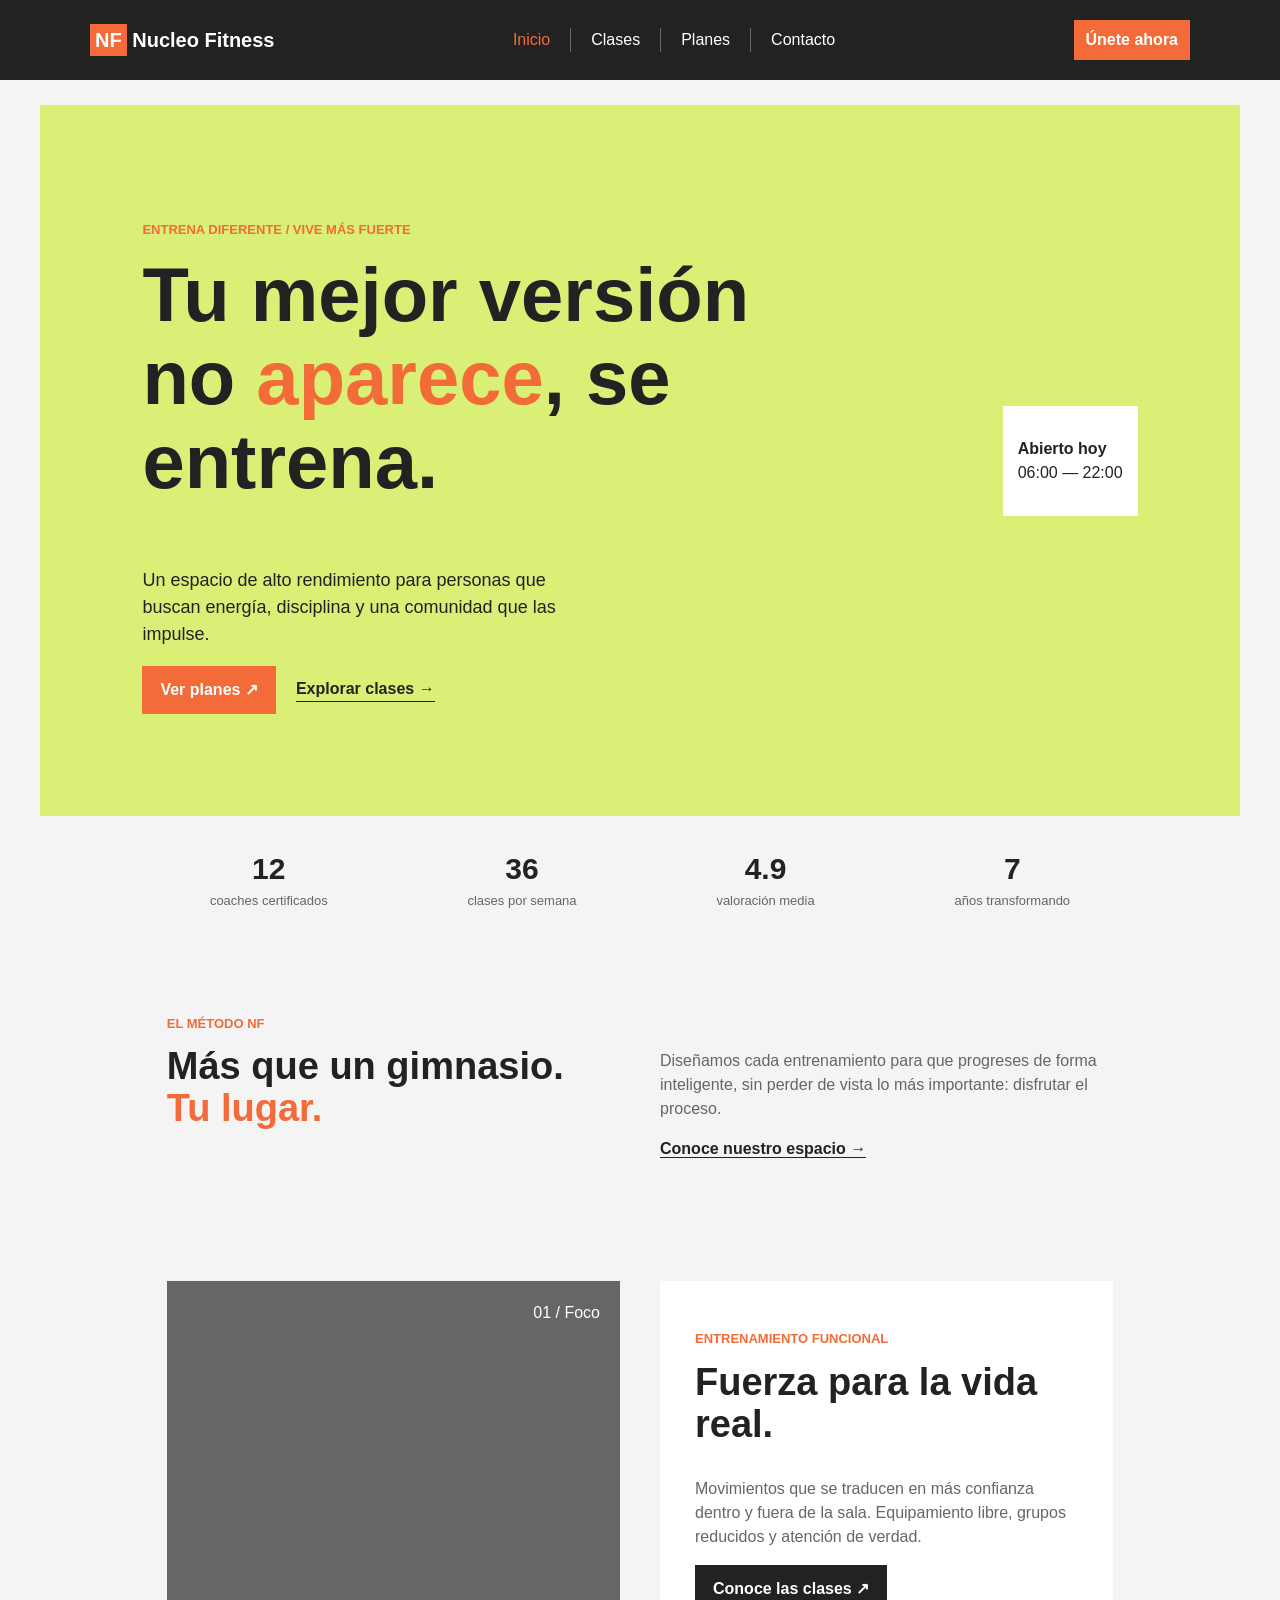
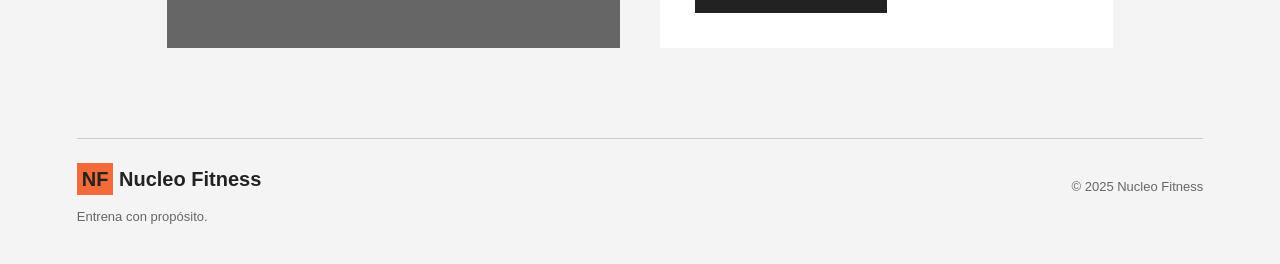
<file: html/index.html>
<!DOCTYPE html>
<html lang="es">
  <head>
    <meta charset="UTF-8" />
    <meta name="viewport" content="width=device-width, initial-scale=1.0" />
    <meta
      name="description"
      content="Nucleo Fitness: entrenamiento, comunidad y resultados reales."
    />
    <title>Nucleo Fitness | Entrena con propósito</title>
    <link rel="stylesheet" href="../css/home.css" />
  </head>
  <body>
    <header class="site-header">
      <nav class="nav-wrap" aria-label="Navegación principal">
        <a class="brand" href="index.html"><span>NF</span> Nucleo Fitness</a>
        <ul class="nav-links">
          <li><a class="active" href="index.html">Inicio</a></li>
          <li><a href="clases.html">Clases</a></li>
          <li><a href="planes.html">Planes</a></li>
          <li><a href="contacto.html">Contacto</a></li>
        </ul>
        <a class="button button-small" href="planes.html">Únete ahora</a>
      </nav>
    </header>
    <main>
      <section class="hero" aria-labelledby="hero-title">
        <div class="hero-copy">
          <p class="eyebrow">Entrena diferente / Vive más fuerte</p>
          <h1 id="hero-title">
            Tu mejor versión no <em>aparece</em>, se entrena.
          </h1>
          <p class="hero-text">
            Un espacio de alto rendimiento para personas que buscan energía,
            disciplina y una comunidad que las impulse.
          </p>
          <div class="hero-actions">
            <a class="button" href="planes.html"
              >Ver planes <span aria-hidden="true">↗</span></a
            ><a class="text-link" href="clases.html"
              >Explorar clases <span aria-hidden="true">→</span></a
            >
          </div>
        </div>
        <aside class="hero-note">
          <span class="pulse-dot" aria-hidden="true"></span>
          <p><strong>Abierto hoy</strong><br />06:00 — 22:00</p>
        </aside>
      </section>
      <section class="stats" aria-label="Datos de Nucleo Fitness">
        <div><strong>12</strong><span>coaches certificados</span></div>
        <div><strong>36</strong><span>clases por semana</span></div>
        <div><strong>4.9</strong><span>valoración media</span></div>
        <div><strong>7</strong><span>años transformando</span></div>
      </section>
      <section class="section intro-grid" aria-labelledby="intro-title">
        <div>
          <p class="eyebrow">El método NF</p>
          <h2 id="intro-title">Más que un gimnasio.<br /><em>Tu lugar.</em></h2>
        </div>
        <div class="intro-content">
          <p>
            Diseñamos cada entrenamiento para que progreses de forma
            inteligente, sin perder de vista lo más importante: disfrutar el
            proceso.
          </p>
          <a class="text-link" href="contacto.html"
            >Conoce nuestro espacio <span aria-hidden="true">→</span></a
          >
        </div>
      </section>
      <section class="section feature-grid" aria-labelledby="feature-title">
        <div class="feature-image image-training"><span>01 / Foco</span></div>
        <div class="feature-copy">
          <p class="eyebrow">Entrenamiento funcional</p>
          <h2 id="feature-title">Fuerza para la vida real.</h2>
          <p>
            Movimientos que se traducen en más confianza dentro y fuera de la
            sala. Equipamiento libre, grupos reducidos y atención de verdad.
          </p>
          <a class="button button-dark" href="clases.html"
            >Conoce las clases <span aria-hidden="true">↗</span></a
          >
        </div>
      </section>
    </main>
    <footer class="site-footer">
      <div>
        <a class="brand" href="home.html"><span>NF</span> Nucleo Fitness</a>
        <p>Entrena con propósito.</p>
      </div>
      <p>© 2025 Nucleo Fitness</p>
    </footer>
  </body>
</html>
</file>
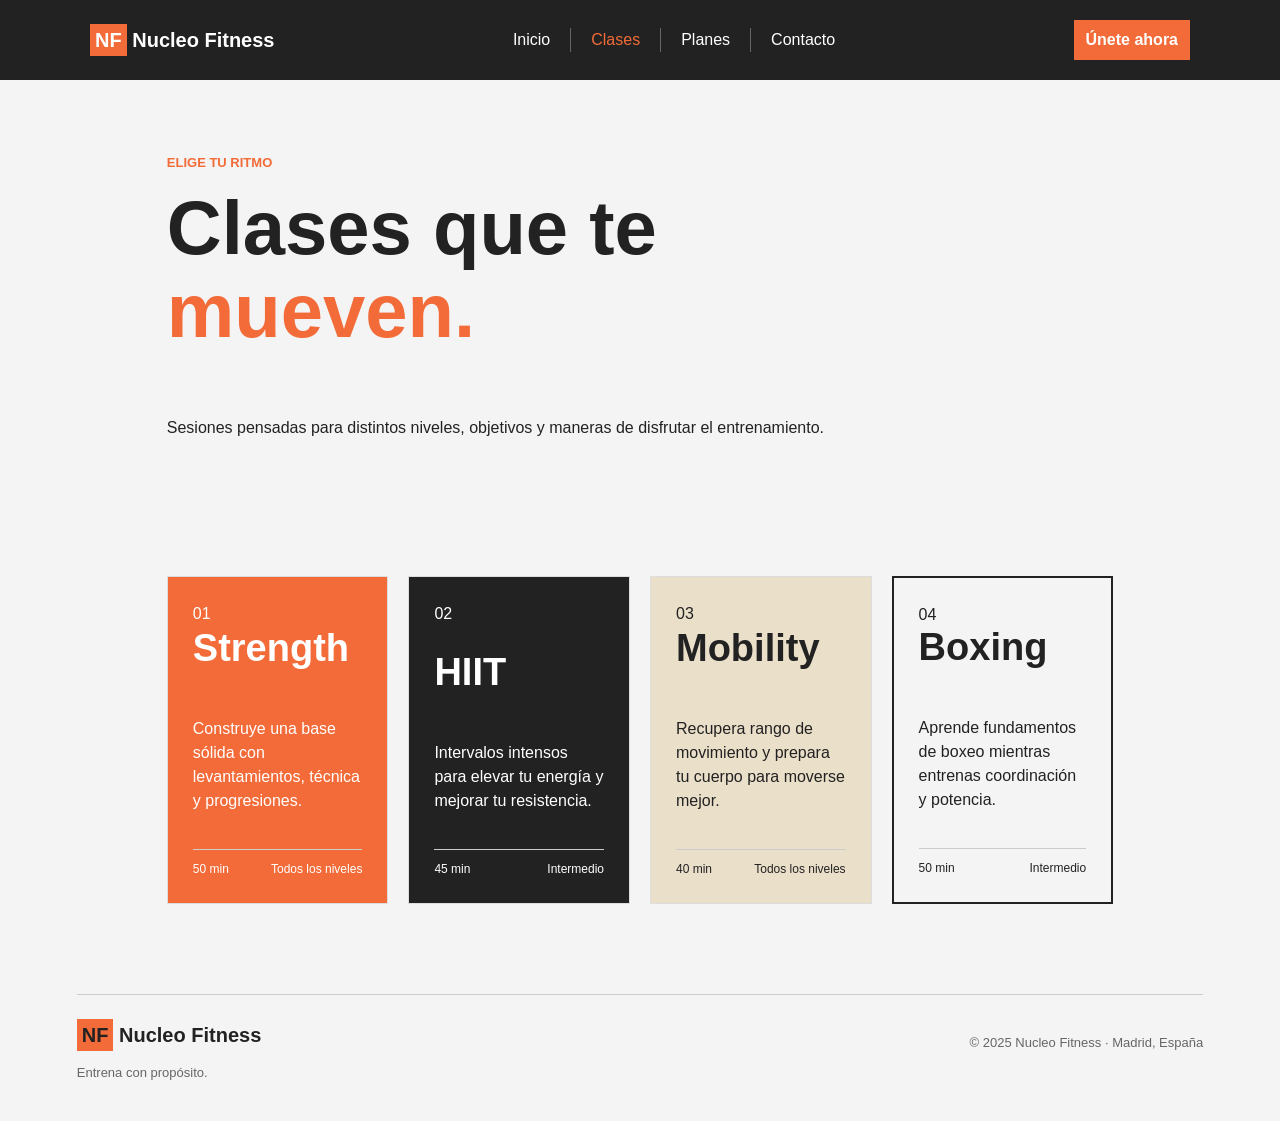
<file: clases.html>
<!doctype html>
<html lang="es">
  <head>
    <meta charset="UTF-8" />
    <meta name="viewport" content="width=device-width, initial-scale=1.0" />
    <meta name="description" content="Descubre las clases de Nucleo Fitness." />
    <title>Clases | Nucleo Fitness</title>
    <link rel="stylesheet" href="../css/home.css" />
  </head>
  <body>
    <header class="site-header">
      <nav class="nav-wrap" aria-label="Navegación principal">
        <a class="brand" href="home.html"><span>NF</span> Nucleo Fitness</a>
        <ul class="nav-links">
          <li><a href="home.html">Inicio</a></li>
          <li><a class="active" href="clases.html">Clases</a></li>
          <li><a href="planes.html">Planes</a></li>
          <li><a href="contacto.html">Contacto</a></li>
        </ul>
        <a class="button button-small" href="planes.html">Únete ahora</a>
      </nav>
    </header>
    <main>
      <section class="page-heading">
        <p class="eyebrow">Elige tu ritmo</p>
        <h1>Clases que te<br /><em>mueven.</em></h1>
        <p>
          Sesiones pensadas para distintos niveles, objetivos y maneras de
          disfrutar el entrenamiento.
        </p>
      </section>
      <section class="class-grid section" aria-label="Catálogo de clases">
        <article class="class-card card-orange">
          <span class="class-number">01</span>
          <h2>Strength</h2>
          <p>
            Construye una base sólida con levantamientos, técnica y
            progresiones.
          </p>
          <footer><span>50 min</span><span>Todos los niveles</span></footer>
        </article>
        <article class="class-card card-dark">
          <span class="class-number">02</span>
          <h2>HIIT</h2>
          <p>
            Intervalos intensos para elevar tu energía y mejorar tu resistencia.
          </p>
          <footer><span>45 min</span><span>Intermedio</span></footer>
        </article>
        <article class="class-card card-sand">
          <span class="class-number">03</span>
          <h2>Mobility</h2>
          <p>
            Recupera rango de movimiento y prepara tu cuerpo para moverse mejor.
          </p>
          <footer><span>40 min</span><span>Todos los niveles</span></footer>
        </article>
        <article class="class-card card-outline">
          <span class="class-number">04</span>
          <h2>Boxing</h2>
          <p>
            Aprende fundamentos de boxeo mientras entrenas coordinación y
            potencia.
          </p>
          <footer><span>50 min</span><span>Intermedio</span></footer>
        </article>
      </section>
    </main>
    <footer class="site-footer">
      <div>
        <a class="brand" href="home.html"><span>NF</span> Nucleo Fitness</a>
        <p>Entrena con propósito.</p>
      </div>
      <p>© 2025 Nucleo Fitness · Madrid, España</p>
    </footer>
  </body>
</html>
</file>
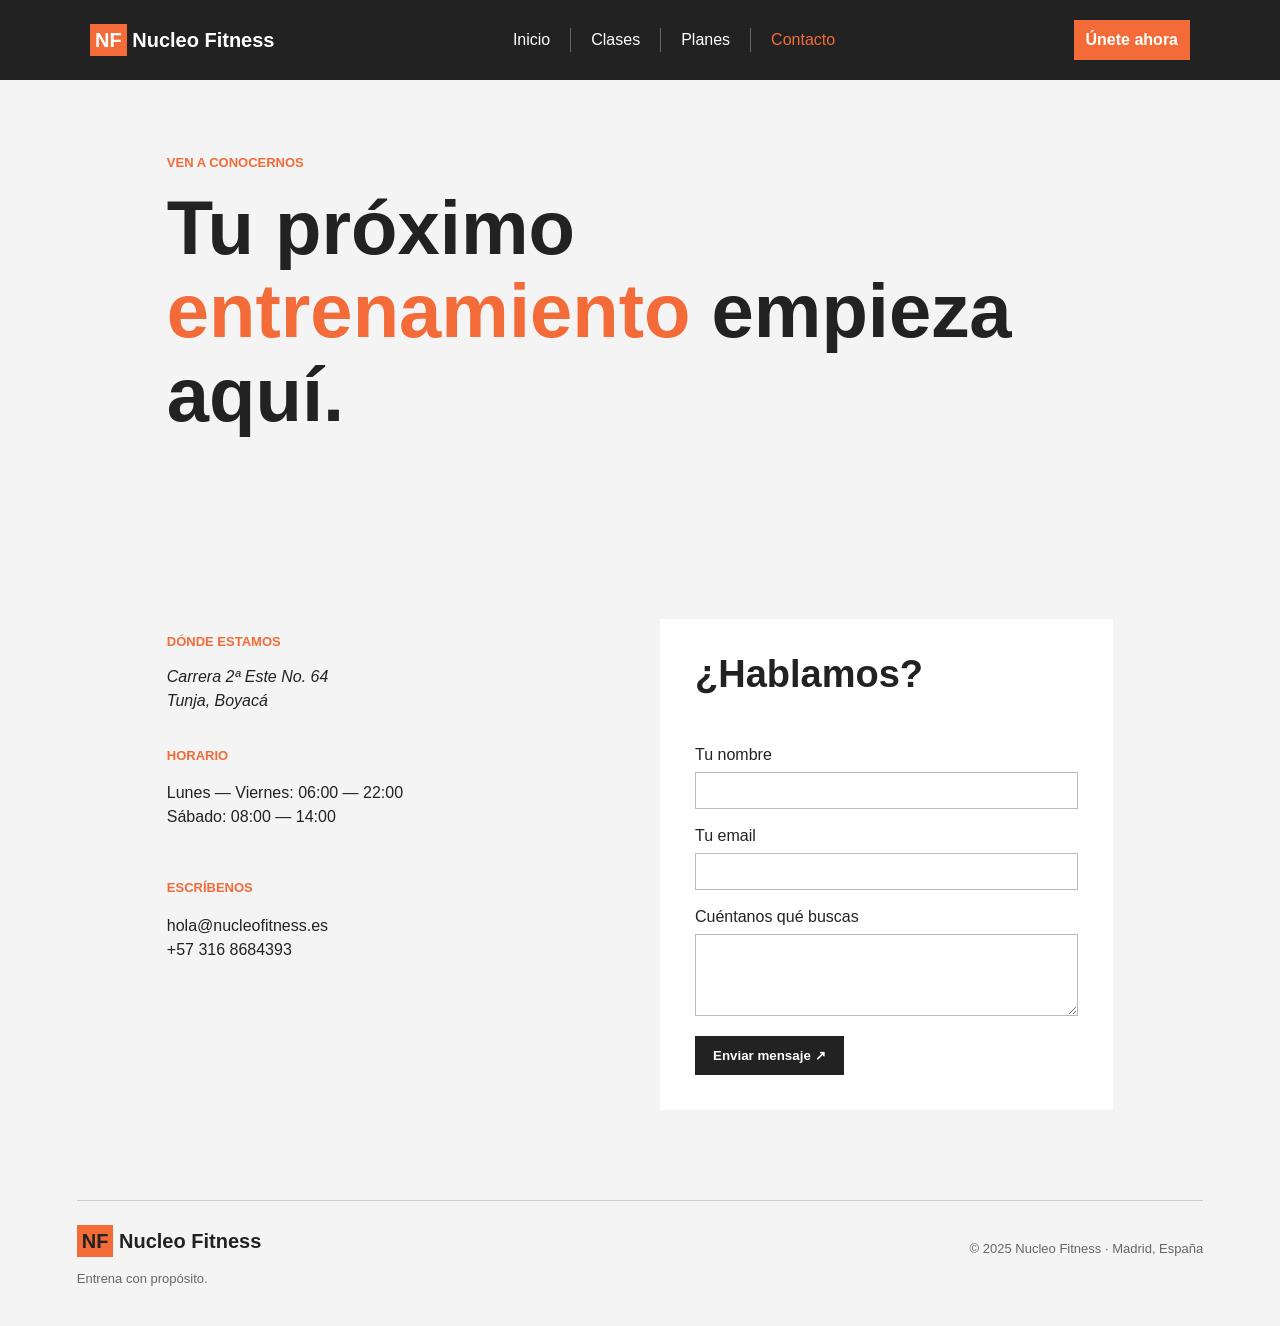
<file: contacto.html>
<!doctype html>
<html lang="es">
  <head>
    <meta charset="UTF-8" />
    <meta name="viewport" content="width=device-width, initial-scale=1.0" />
    <meta name="description" content="Visita y contacta con Nucleo Fitness." />
    <title>Contacto | Nucleo Fitness</title>
    <link rel="stylesheet" href="../css/home.css" />
  </head>
  <body>
    <header class="site-header">
      <nav class="nav-wrap" aria-label="Navegación principal">
        <a class="brand" href="home.html"><span>NF</span> Nucleo Fitness</a>
        <ul class="nav-links">
          <li><a href="home.html">Inicio</a></li>
          <li><a href="clases.html">Clases</a></li>
          <li><a href="planes.html">Planes</a></li>
          <li><a class="active" href="contacto.html">Contacto</a></li>
        </ul>
        <a class="button button-small" href="planes.html">Únete ahora</a>
      </nav>
    </header>
    <main>
      <section class="page-heading contact-heading">
        <p class="eyebrow">Ven a conocernos</p>
        <h1>Tu próximo<br /><em>entrenamiento</em> empieza aquí.</h1>
      </section>
      <section class="contact-grid section">
        <div class="contact-info">
          <div>
            <p class="eyebrow">Dónde estamos</p>
            <address>Carrera 2ª Este No. 64<br />Tunja, Boyacá</address>
          </div>
          <div>
            <p class="eyebrow">Horario</p>
            <p>Lunes — Viernes: 06:00 — 22:00<br />Sábado: 08:00 — 14:00</p>
          </div>
          <div>
            <p class="eyebrow">Escríbenos</p>
            <p>hola@nucleofitness.es<br />+57 316 8684393</p>
          </div>
        </div>
        <form class="contact-form" action="#" method="post">
          <h2>¿Hablamos?</h2>
          <label for="name">Tu nombre</label
          ><input id="name" name="name" type="text" required /><label
            for="email"
            >Tu email</label
          ><input id="email" name="email" type="email" required /><label
            for="message"
            >Cuéntanos qué buscas</label
          ><textarea id="message" name="message" rows="4" required></textarea
          ><button class="button button-dark" type="submit">
            Enviar mensaje <span aria-hidden="true">↗</span>
          </button>
        </form>
      </section>
    </main>
    <footer class="site-footer">
      <div>
        <a class="brand" href="home.html"><span>NF</span> Nucleo Fitness</a>
        <p>Entrena con propósito.</p>
      </div>
      <p>© 2025 Nucleo Fitness · Madrid, España</p>
    </footer>
  </body>
</html>
</file>
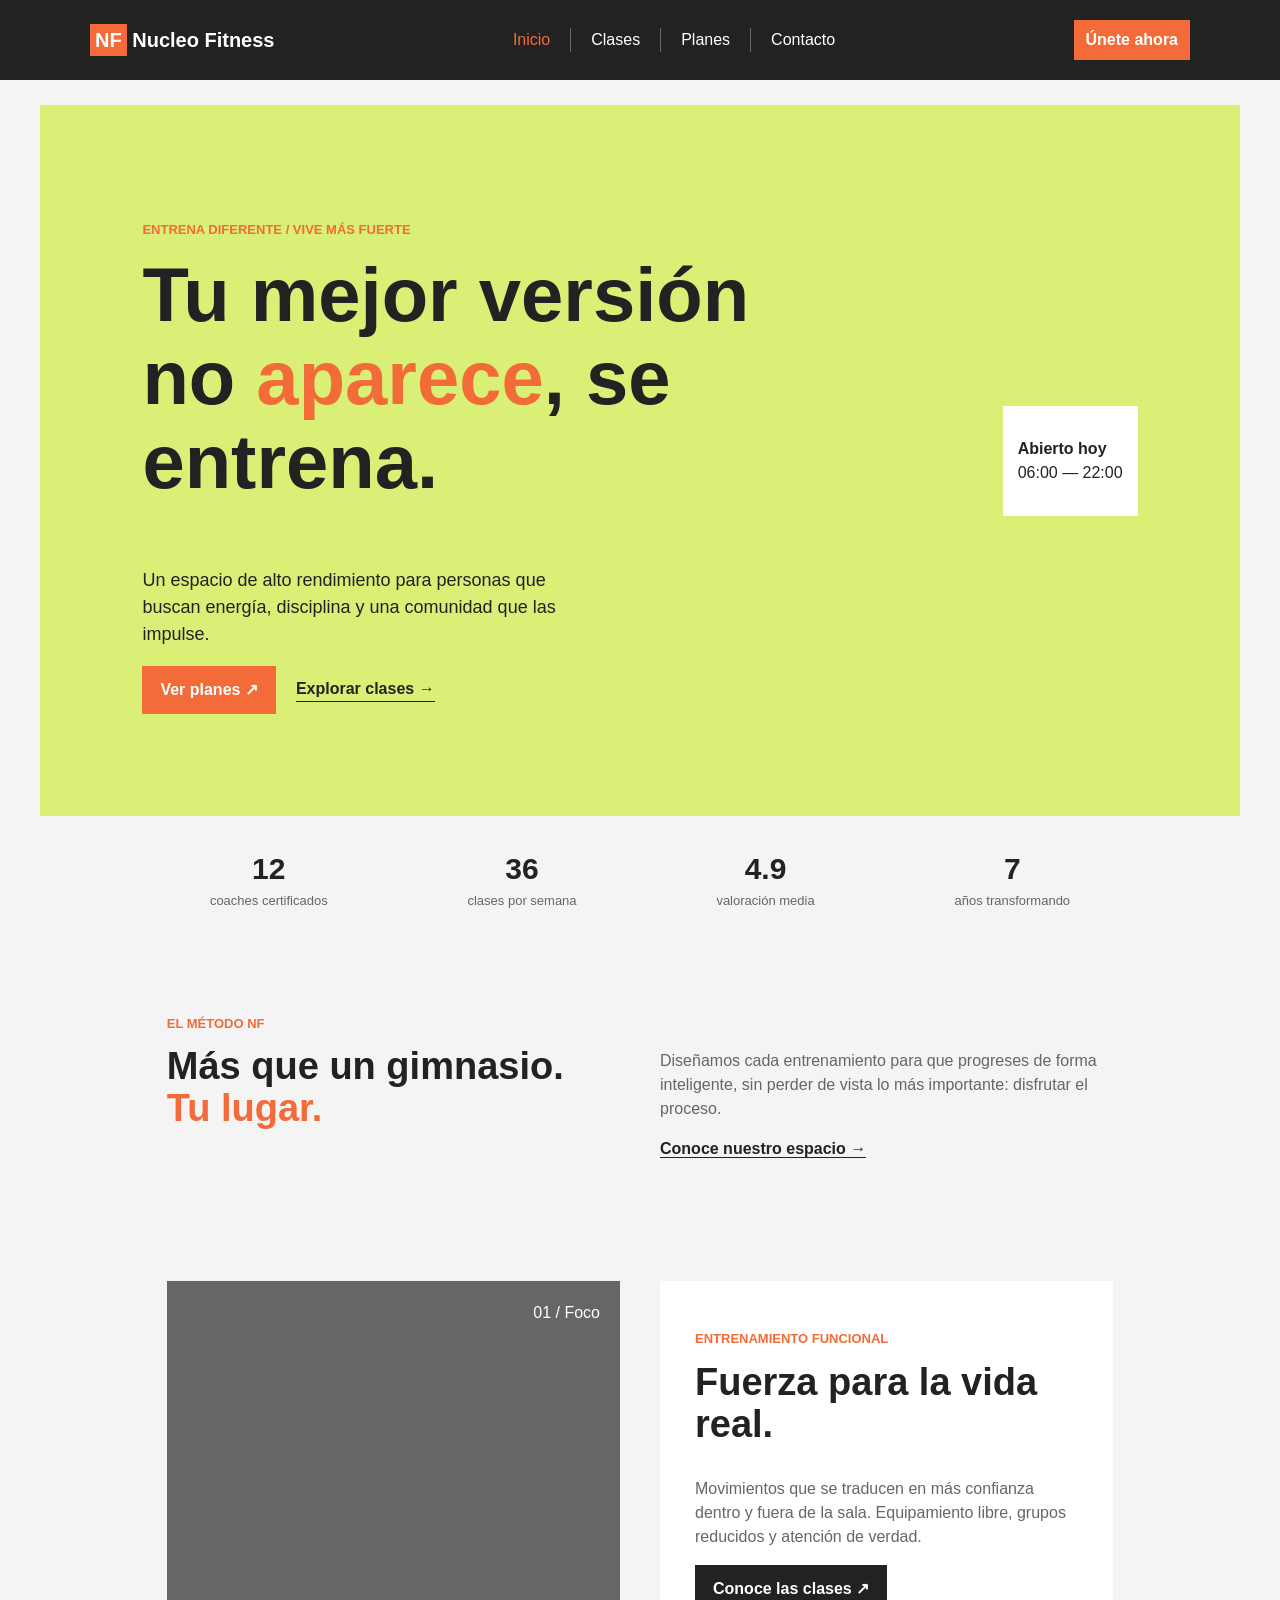
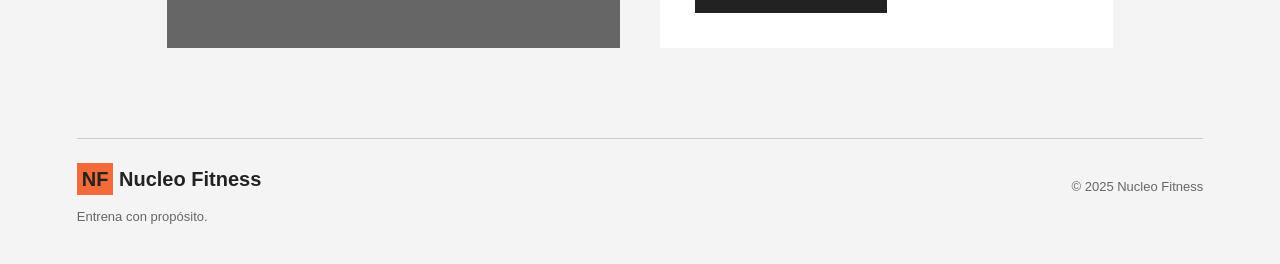
<file: home.html>
<!doctype html>
<html lang="es">
  <head>
    <meta charset="UTF-8" />
    <meta name="viewport" content="width=device-width, initial-scale=1.0" />
    <meta
      name="description"
      content="Nucleo Fitness: entrenamiento, comunidad y resultados reales."
    />
    <title>Nucleo Fitness | Entrena con propósito</title>
    <link rel="stylesheet" href="../css/home.css" />
  </head>
  <body>
    <header class="site-header">
      <nav class="nav-wrap" aria-label="Navegación principal">
        <a class="brand" href="home.html"><span>NF</span> Nucleo Fitness</a>
        <ul class="nav-links">
          <li><a class="active" href="home.html">Inicio</a></li>
          <li><a href="clases.html">Clases</a></li>
          <li><a href="planes.html">Planes</a></li>
          <li><a href="contacto.html">Contacto</a></li>
        </ul>
        <a class="button button-small" href="planes.html">Únete ahora</a>
      </nav>
    </header>
    <main>
      <section class="hero" aria-labelledby="hero-title">
        <div class="hero-copy">
          <p class="eyebrow">Entrena diferente / Vive más fuerte</p>
          <h1 id="hero-title">
            Tu mejor versión no <em>aparece</em>, se entrena.
          </h1>
          <p class="hero-text">
            Un espacio de alto rendimiento para personas que buscan energía,
            disciplina y una comunidad que las impulse.
          </p>
          <div class="hero-actions">
            <a class="button" href="planes.html"
              >Ver planes <span aria-hidden="true">↗</span></a
            ><a class="text-link" href="clases.html"
              >Explorar clases <span aria-hidden="true">→</span></a
            >
          </div>
        </div>
        <aside class="hero-note">
          <span class="pulse-dot" aria-hidden="true"></span>
          <p><strong>Abierto hoy</strong><br />06:00 — 22:00</p>
        </aside>
      </section>
      <section class="stats" aria-label="Datos de Nucleo Fitness">
        <div><strong>12</strong><span>coaches certificados</span></div>
        <div><strong>36</strong><span>clases por semana</span></div>
        <div><strong>4.9</strong><span>valoración media</span></div>
        <div><strong>7</strong><span>años transformando</span></div>
      </section>
      <section class="section intro-grid" aria-labelledby="intro-title">
        <div>
          <p class="eyebrow">El método NF</p>
          <h2 id="intro-title">Más que un gimnasio.<br /><em>Tu lugar.</em></h2>
        </div>
        <div class="intro-content">
          <p>
            Diseñamos cada entrenamiento para que progreses de forma
            inteligente, sin perder de vista lo más importante: disfrutar el
            proceso.
          </p>
          <a class="text-link" href="contacto.html"
            >Conoce nuestro espacio <span aria-hidden="true">→</span></a
          >
        </div>
      </section>
      <section class="section feature-grid" aria-labelledby="feature-title">
        <div class="feature-image image-training"><span>01 / Foco</span></div>
        <div class="feature-copy">
          <p class="eyebrow">Entrenamiento funcional</p>
          <h2 id="feature-title">Fuerza para la vida real.</h2>
          <p>
            Movimientos que se traducen en más confianza dentro y fuera de la
            sala. Equipamiento libre, grupos reducidos y atención de verdad.
          </p>
          <a class="button button-dark" href="clases.html"
            >Conoce las clases <span aria-hidden="true">↗</span></a
          >
        </div>
      </section>
    </main>
    <footer class="site-footer">
      <div>
        <a class="brand" href="home.html"><span>NF</span> Nucleo Fitness</a>
        <p>Entrena con propósito.</p>
      </div>
      <p>© 2025 Nucleo Fitness</p>
    </footer>
  </body>
</html>
</file>
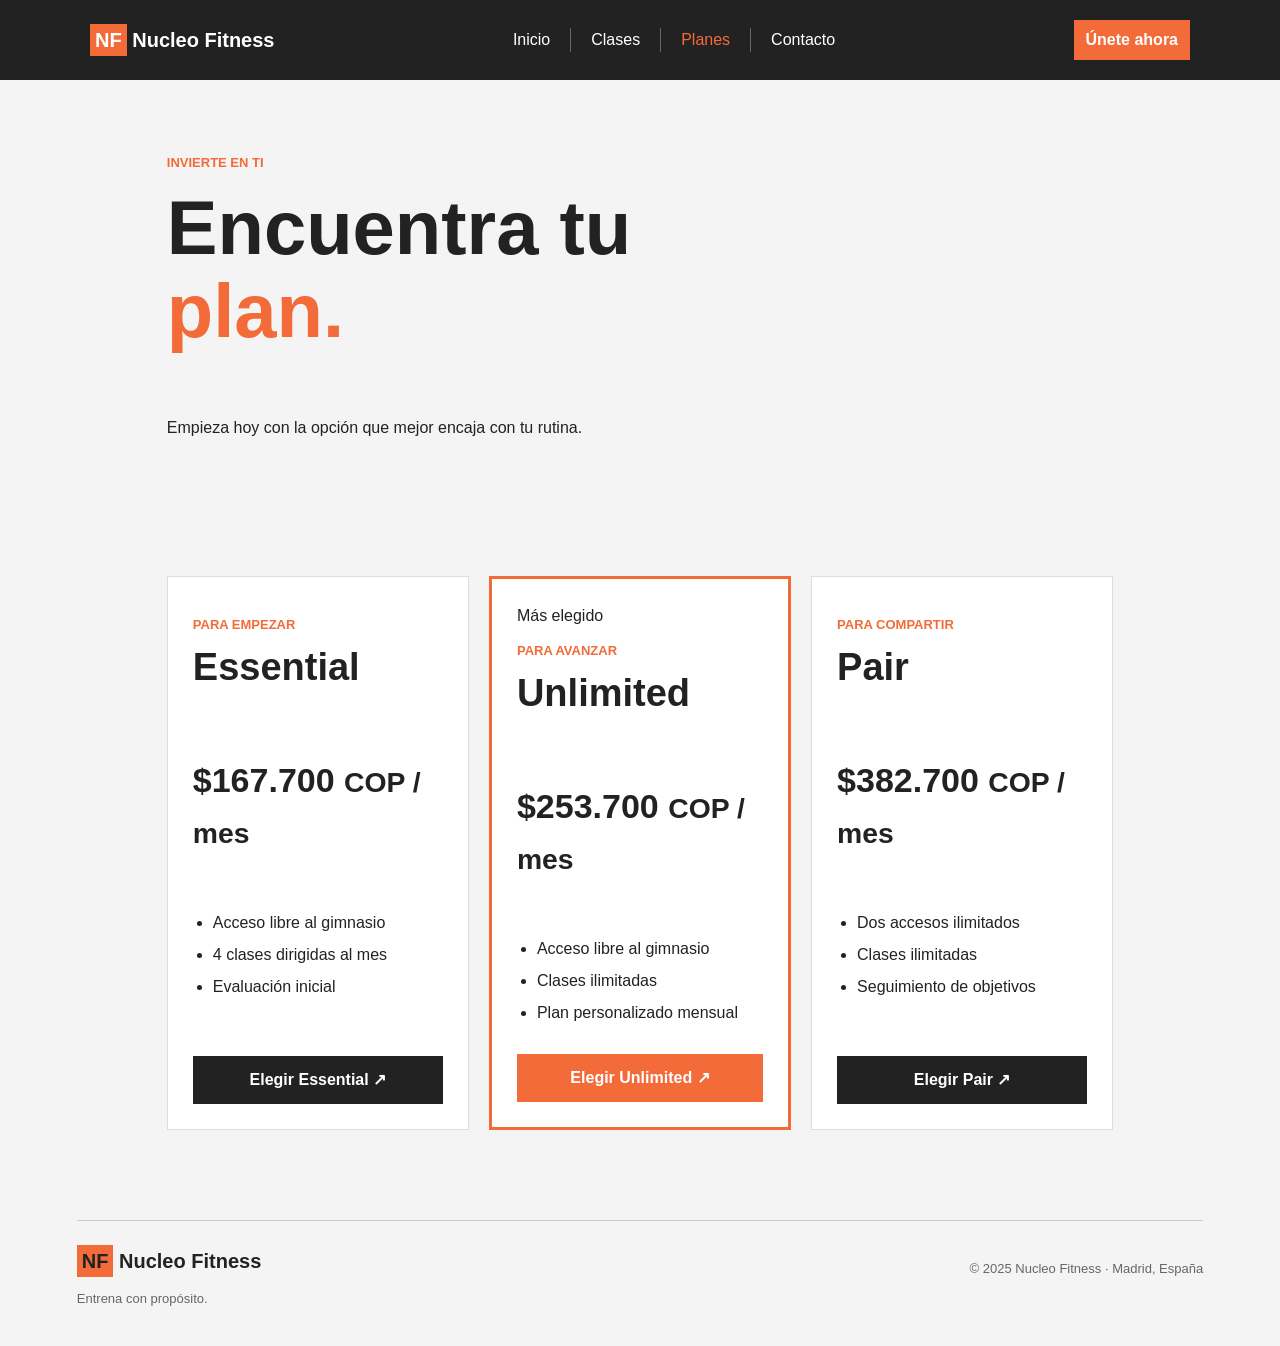
<file: planes.html>
<!doctype html>
<html lang="es">
  <head>
    <meta charset="UTF-8" />
    <meta name="viewport" content="width=device-width, initial-scale=1.0" />
    <meta
      name="description"
      content="Elige tu plan de entrenamiento en Nucleo Fitness."
    />
    <title>Planes | Nucleo Fitness</title>
    <link rel="stylesheet" href="../css/home.css" />
  </head>
  <body>
    <header class="site-header">
      <nav class="nav-wrap" aria-label="Navegación principal">
        <a class="brand" href="home.html"><span>NF</span> Nucleo Fitness</a>
        <ul class="nav-links">
          <li><a href="home.html">Inicio</a></li>
          <li><a href="clases.html">Clases</a></li>
          <li><a class="active" href="planes.html">Planes</a></li>
          <li><a href="contacto.html">Contacto</a></li>
        </ul>
        <a class="button button-small" href="planes.html">Únete ahora</a>
      </nav>
    </header>
    <main>
      <section class="page-heading">
        <p class="eyebrow">Invierte en ti</p>
        <h1>Encuentra tu<br /><em>plan.</em></h1>
        <p>Empieza hoy con la opción que mejor encaja con tu rutina.</p>
      </section>
      <section class="plans-grid section" aria-label="Planes de membresía">
        <article class="plan-card">
          <p class="eyebrow">Para empezar</p>
          <h2>Essential</h2>
          <p class="price">$167.700 <small>COP / mes</small></p>
          <ul>
            <li>Acceso libre al gimnasio</li>
            <li>4 clases dirigidas al mes</li>
            <li>Evaluación inicial</li>
          </ul>
          <a class="button button-dark" href="contacto.html"
            >Elegir Essential <span aria-hidden="true">↗</span></a
          >
        </article>
        <article class="plan-card plan-featured">
          <span class="tag">Más elegido</span>
          <p class="eyebrow">Para avanzar</p>
          <h2>Unlimited</h2>
          <p class="price">$253.700 <small>COP / mes</small></p>
          <ul>
            <li>Acceso libre al gimnasio</li>
            <li>Clases ilimitadas</li>
            <li>Plan personalizado mensual</li>
          </ul>
          <a class="button" href="contacto.html"
            >Elegir Unlimited <span aria-hidden="true">↗</span></a
          >
        </article>
        <article class="plan-card">
          <p class="eyebrow">Para compartir</p>
          <h2>Pair</h2>
          <p class="price">$382.700 <small>COP / mes</small></p>
          <ul>
            <li>Dos accesos ilimitados</li>
            <li>Clases ilimitadas</li>
            <li>Seguimiento de objetivos</li>
          </ul>
          <a class="button button-dark" href="contacto.html"
            >Elegir Pair <span aria-hidden="true">↗</span></a
          >
        </article>
      </section>
    </main>
    <footer class="site-footer">
      <div>
        <a class="brand" href="home.html"><span>NF</span> Nucleo Fitness</a>
        <p>Entrena con propósito.</p>
      </div>
      <p>© 2025 Nucleo Fitness · Madrid, España</p>
    </footer>
  </body>
</html>
</file>
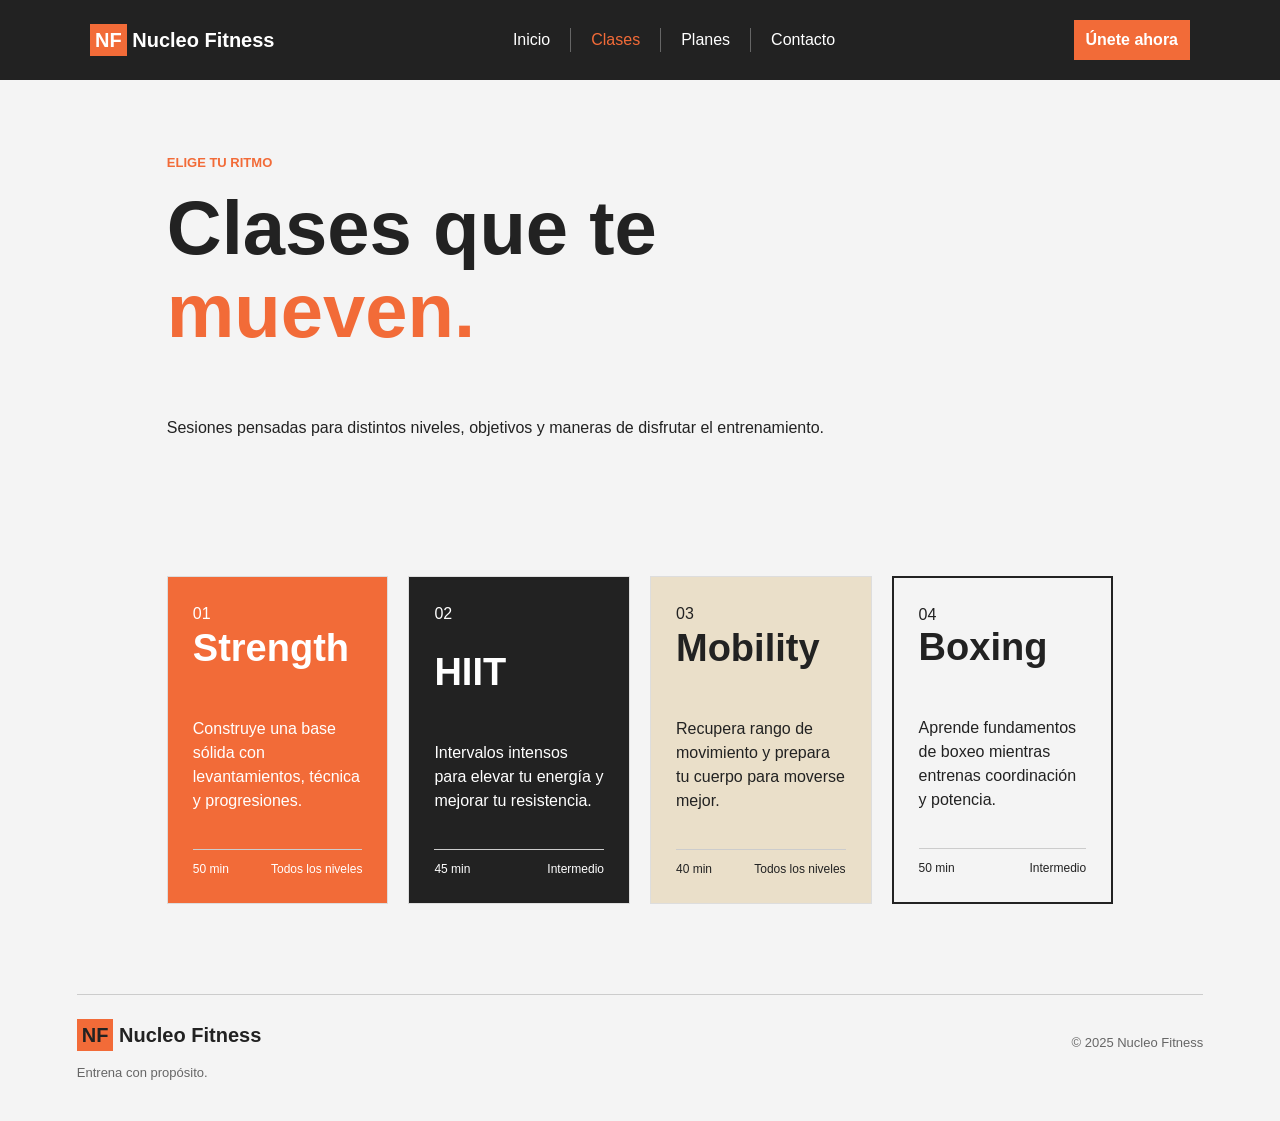
<file: html/clases.html>
<!DOCTYPE html>
<html lang="es">
  <head>
    <meta charset="UTF-8" />
    <meta name="viewport" content="width=device-width, initial-scale=1.0" />
    <meta name="description" content="Descubre las clases de Nucleo Fitness." />
    <title>Clases | Nucleo Fitness</title>
    <link rel="stylesheet" href="../css/home.css" />
  </head>
  <body>
    <header class="site-header">
      <nav class="nav-wrap" aria-label="Navegación principal">
        <a class="brand" href="index.html"><span>NF</span> Nucleo Fitness</a>
        <ul class="nav-links">
          <li><a href="index.html">Inicio</a></li>
          <li><a class="active" href="clases.html">Clases</a></li>
          <li><a href="planes.html">Planes</a></li>
          <li><a href="contacto.html">Contacto</a></li>
        </ul>
        <a class="button button-small" href="planes.html">Únete ahora</a>
      </nav>
    </header>
    <main>
      <section class="page-heading">
        <p class="eyebrow">Elige tu ritmo</p>
        <h1>Clases que te<br /><em>mueven.</em></h1>
        <p>
          Sesiones pensadas para distintos niveles, objetivos y maneras de
          disfrutar el entrenamiento.
        </p>
      </section>
      <section class="class-grid section" aria-label="Catálogo de clases">
        <article class="class-card card-orange">
          <span class="class-number">01</span>
          <h2>Strength</h2>
          <p>
            Construye una base sólida con levantamientos, técnica y
            progresiones.
          </p>
          <footer><span>50 min</span><span>Todos los niveles</span></footer>
        </article>
        <article class="class-card card-dark">
          <span class="class-number">02</span>
          <h2>HIIT</h2>
          <p>
            Intervalos intensos para elevar tu energía y mejorar tu resistencia.
          </p>
          <footer><span>45 min</span><span>Intermedio</span></footer>
        </article>
        <article class="class-card card-sand">
          <span class="class-number">03</span>
          <h2>Mobility</h2>
          <p>
            Recupera rango de movimiento y prepara tu cuerpo para moverse mejor.
          </p>
          <footer><span>40 min</span><span>Todos los niveles</span></footer>
        </article>
        <article class="class-card card-outline">
          <span class="class-number">04</span>
          <h2>Boxing</h2>
          <p>
            Aprende fundamentos de boxeo mientras entrenas coordinación y
            potencia.
          </p>
          <footer><span>50 min</span><span>Intermedio</span></footer>
        </article>
      </section>
    </main>
    <footer class="site-footer">
      <div>
        <a class="brand" href="home.html"><span>NF</span> Nucleo Fitness</a>
        <p>Entrena con propósito.</p>
      </div>
      <p>© 2025 Nucleo Fitness</p>
    </footer>
  </body>
</html>
</file>
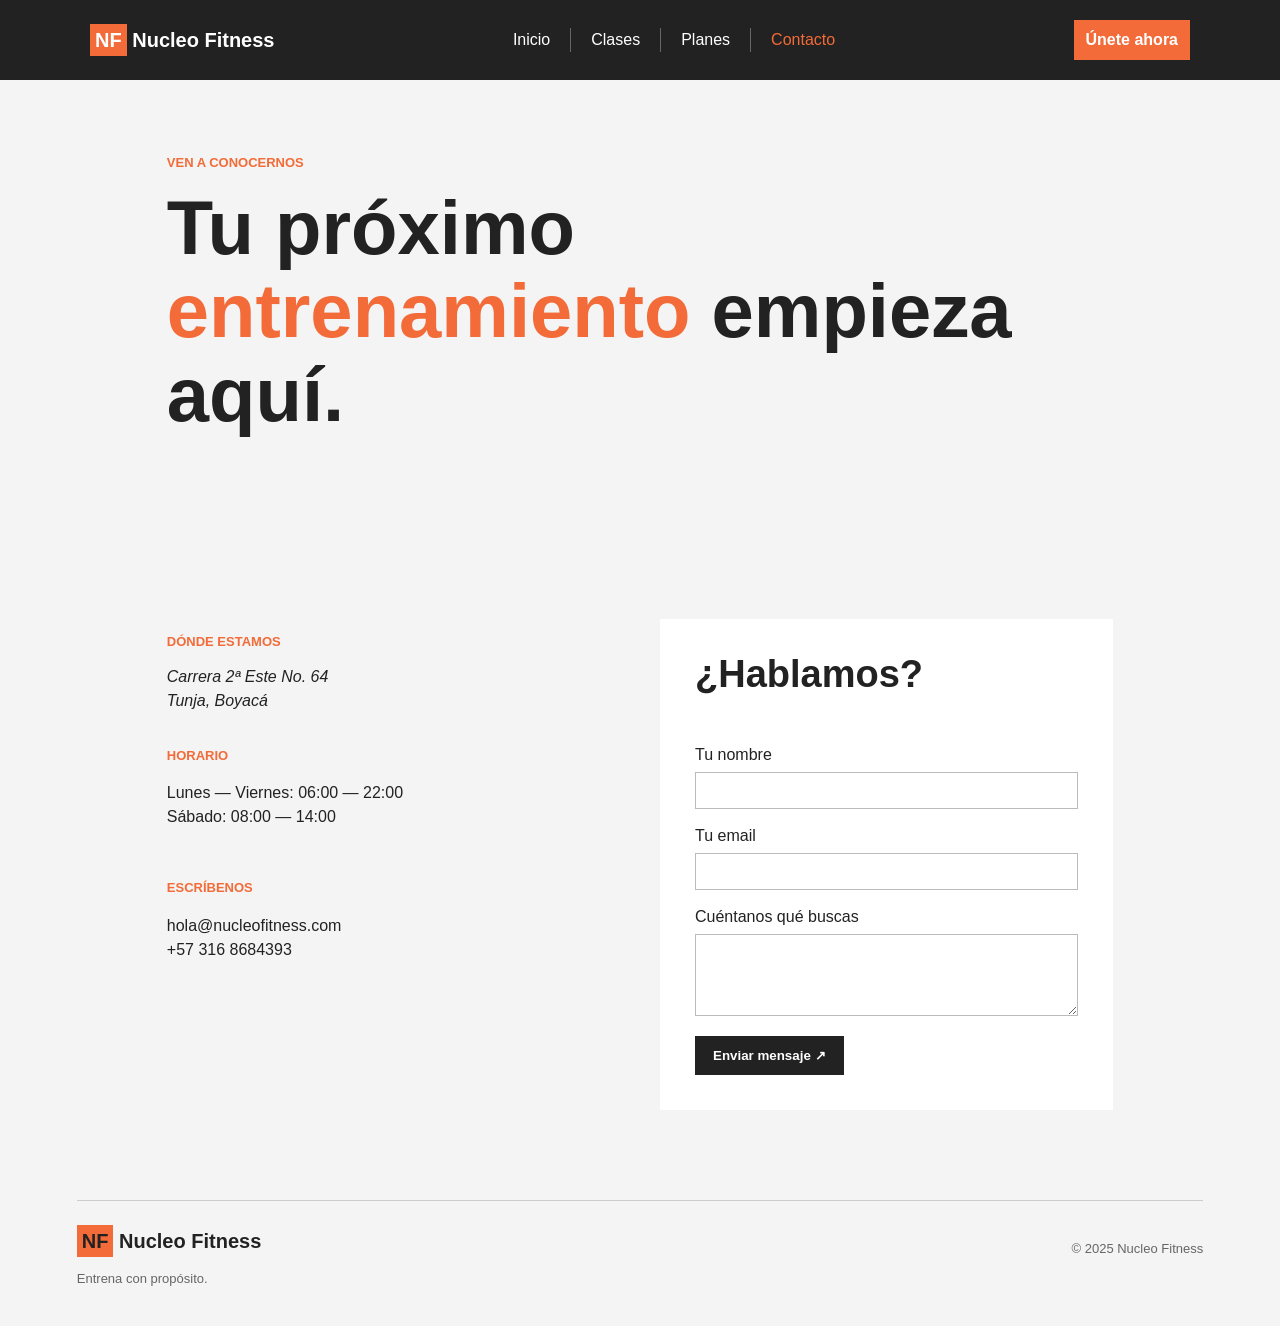
<file: html/contacto.html>
<!DOCTYPE html>
<html lang="es">
  <head>
    <meta charset="UTF-8" />
    <meta name="viewport" content="width=device-width, initial-scale=1.0" />
    <meta name="description" content="Visita y contacta con Nucleo Fitness." />
    <title>Contacto | Nucleo Fitness</title>
    <link rel="stylesheet" href="../css/home.css" />
  </head>
  <body>
    <header class="site-header">
      <nav class="nav-wrap" aria-label="Navegación principal">
        <a class="brand" href="index.html"><span>NF</span> Nucleo Fitness</a>
        <ul class="nav-links">
          <li><a href="index.html">Inicio</a></li>
          <li><a href="clases.html">Clases</a></li>
          <li><a href="planes.html">Planes</a></li>
          <li><a class="active" href="contacto.html">Contacto</a></li>
        </ul>
        <a class="button button-small" href="planes.html">Únete ahora</a>
      </nav>
    </header>
    <main>
      <section class="page-heading contact-heading">
        <p class="eyebrow">Ven a conocernos</p>
        <h1>Tu próximo<br /><em>entrenamiento</em> empieza aquí.</h1>
      </section>
      <section class="contact-grid section">
        <div class="contact-info">
          <div>
            <p class="eyebrow">Dónde estamos</p>
            <address>Carrera 2ª Este No. 64<br />Tunja, Boyacá</address>
          </div>
          <div>
            <p class="eyebrow">Horario</p>
            <p>Lunes — Viernes: 06:00 — 22:00<br />Sábado: 08:00 — 14:00</p>
          </div>
          <div>
            <p class="eyebrow">Escríbenos</p>
            <p>hola@nucleofitness.com<br />+57 316 8684393</p>
          </div>
        </div>
        <form class="contact-form" action="#" method="post">
          <h2>¿Hablamos?</h2>
          <label for="name">Tu nombre</label
          ><input id="name" name="name" type="text" required /><label
            for="email"
            >Tu email</label
          ><input id="email" name="email" type="email" required /><label
            for="message"
            >Cuéntanos qué buscas</label
          ><textarea id="message" name="message" rows="4" required></textarea
          ><button class="button button-dark" type="submit">
            Enviar mensaje <span aria-hidden="true">↗</span>
          </button>
        </form>
      </section>
    </main>
    <footer class="site-footer">
      <div>
        <a class="brand" href="index.html"><span>NF</span> Nucleo Fitness</a>
        <p>Entrena con propósito.</p>
      </div>
      <p>© 2025 Nucleo Fitness</p>
    </footer>
  </body>
</html>
</file>
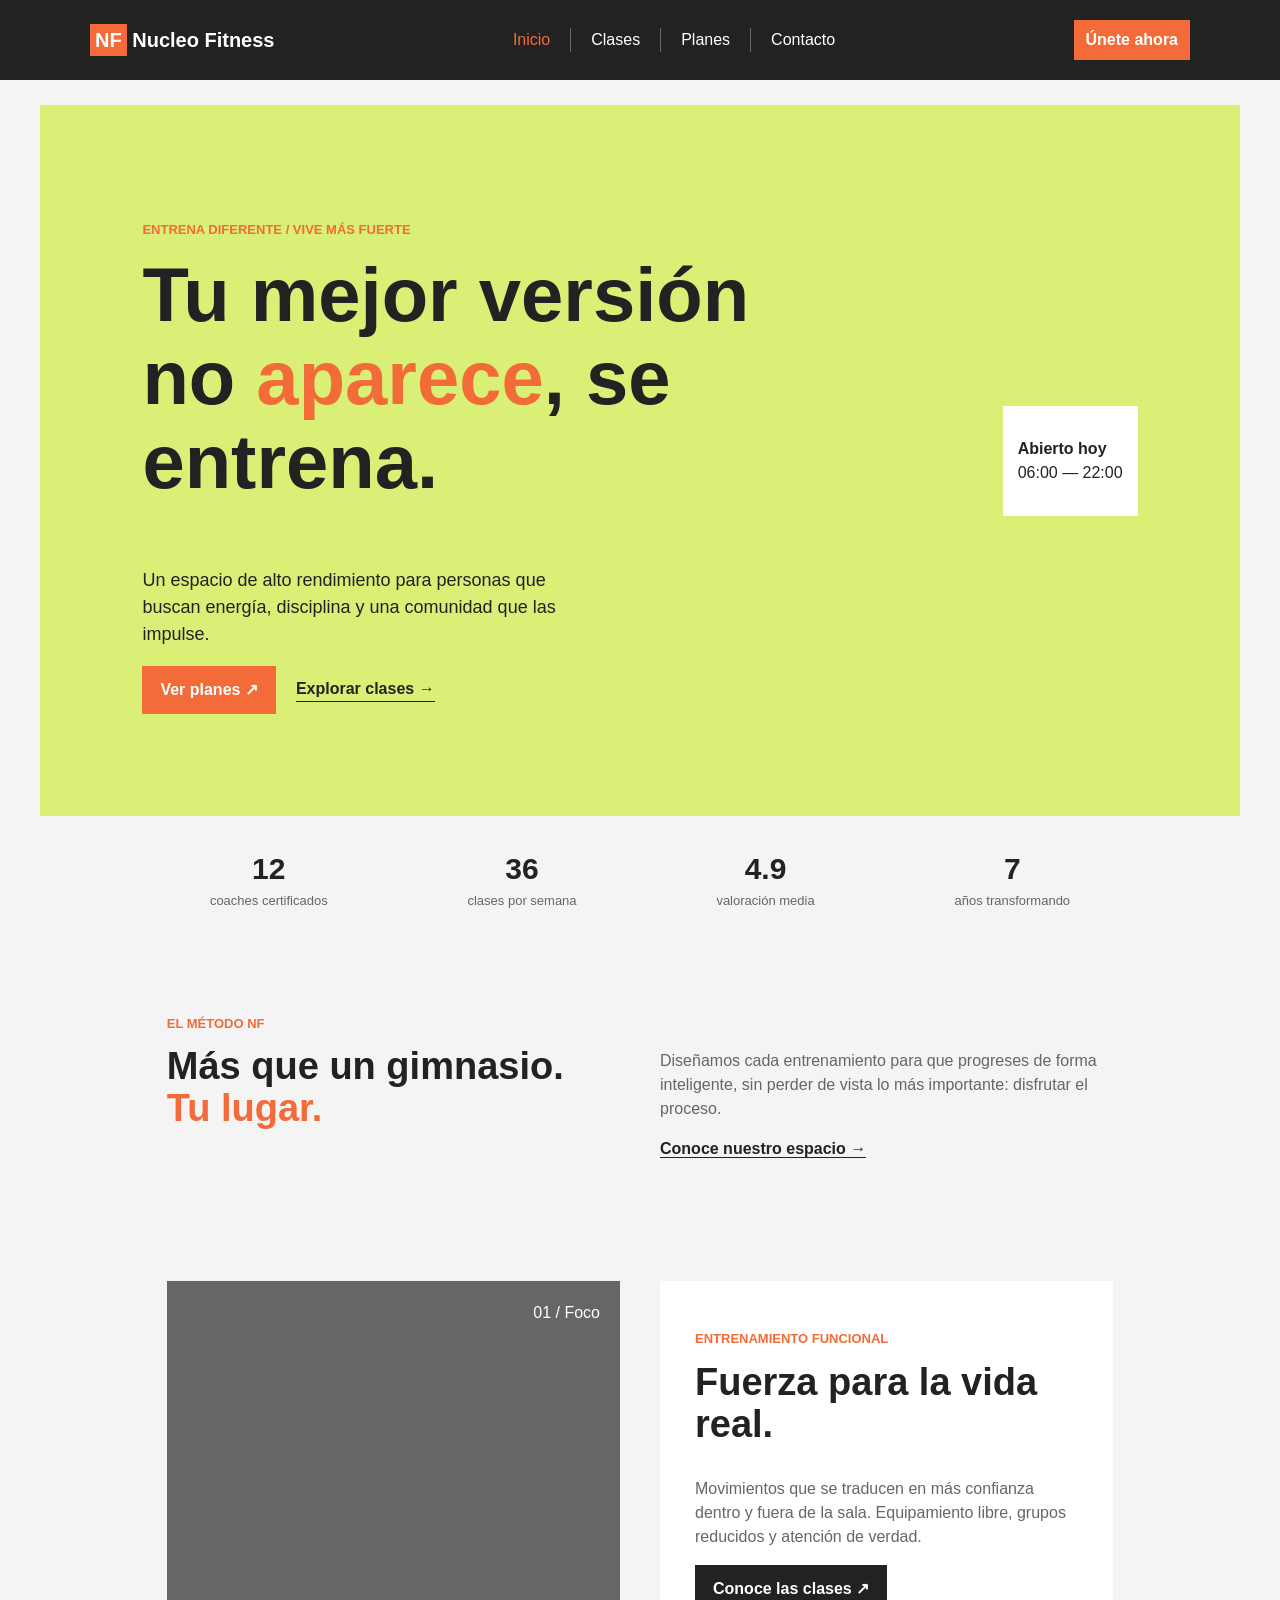
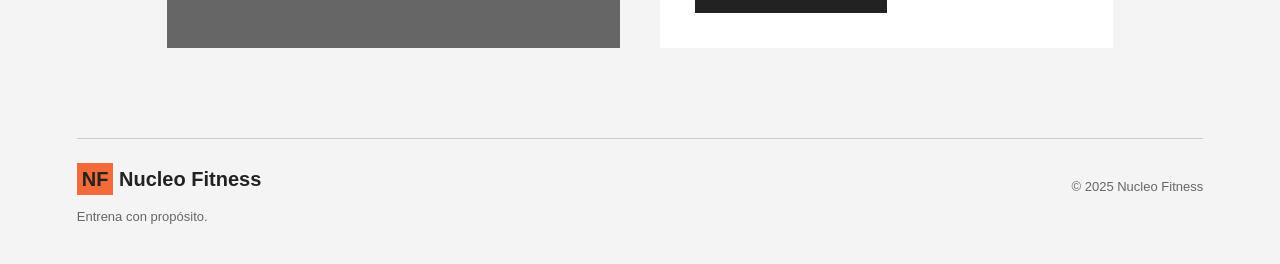
<file: html/home.html>
<!DOCTYPE html>
<html lang="es">
  <head>
    <meta charset="UTF-8" />
    <meta name="viewport" content="width=device-width, initial-scale=1.0" />
    <meta
      name="description"
      content="Nucleo Fitness: entrenamiento, comunidad y resultados reales."
    />
    <title>Nucleo Fitness | Entrena con propósito</title>
    <link rel="stylesheet" href="../css/home.css" />
  </head>
  <body>
    <header class="site-header">
      <nav class="nav-wrap" aria-label="Navegación principal">
        <a class="brand" href="home.html"><span>NF</span> Nucleo Fitness</a>
        <ul class="nav-links">
          <li><a class="active" href="home.html">Inicio</a></li>
          <li><a href="clases.html">Clases</a></li>
          <li><a href="planes.html">Planes</a></li>
          <li><a href="contacto.html">Contacto</a></li>
        </ul>
        <a class="button button-small" href="planes.html">Únete ahora</a>
      </nav>
    </header>
    <main>
      <section class="hero" aria-labelledby="hero-title">
        <div class="hero-copy">
          <p class="eyebrow">Entrena diferente / Vive más fuerte</p>
          <h1 id="hero-title">
            Tu mejor versión no <em>aparece</em>, se entrena.
          </h1>
          <p class="hero-text">
            Un espacio de alto rendimiento para personas que buscan energía,
            disciplina y una comunidad que las impulse.
          </p>
          <div class="hero-actions">
            <a class="button" href="planes.html"
              >Ver planes <span aria-hidden="true">↗</span></a
            ><a class="text-link" href="clases.html"
              >Explorar clases <span aria-hidden="true">→</span></a
            >
          </div>
        </div>
        <aside class="hero-note">
          <span class="pulse-dot" aria-hidden="true"></span>
          <p><strong>Abierto hoy</strong><br />06:00 — 22:00</p>
        </aside>
      </section>
      <section class="stats" aria-label="Datos de Nucleo Fitness">
        <div><strong>12</strong><span>coaches certificados</span></div>
        <div><strong>36</strong><span>clases por semana</span></div>
        <div><strong>4.9</strong><span>valoración media</span></div>
        <div><strong>7</strong><span>años transformando</span></div>
      </section>
      <section class="section intro-grid" aria-labelledby="intro-title">
        <div>
          <p class="eyebrow">El método NF</p>
          <h2 id="intro-title">Más que un gimnasio.<br /><em>Tu lugar.</em></h2>
        </div>
        <div class="intro-content">
          <p>
            Diseñamos cada entrenamiento para que progreses de forma
            inteligente, sin perder de vista lo más importante: disfrutar el
            proceso.
          </p>
          <a class="text-link" href="contacto.html"
            >Conoce nuestro espacio <span aria-hidden="true">→</span></a
          >
        </div>
      </section>
      <section class="section feature-grid" aria-labelledby="feature-title">
        <div class="feature-image image-training"><span>01 / Foco</span></div>
        <div class="feature-copy">
          <p class="eyebrow">Entrenamiento funcional</p>
          <h2 id="feature-title">Fuerza para la vida real.</h2>
          <p>
            Movimientos que se traducen en más confianza dentro y fuera de la
            sala. Equipamiento libre, grupos reducidos y atención de verdad.
          </p>
          <a class="button button-dark" href="clases.html"
            >Conoce las clases <span aria-hidden="true">↗</span></a
          >
        </div>
      </section>
    </main>
    <footer class="site-footer">
      <div>
        <a class="brand" href="home.html"><span>NF</span> Nucleo Fitness</a>
        <p>Entrena con propósito.</p>
      </div>
      <p>© 2025 Nucleo Fitness</p>
    </footer>
  </body>
</html>
</file>
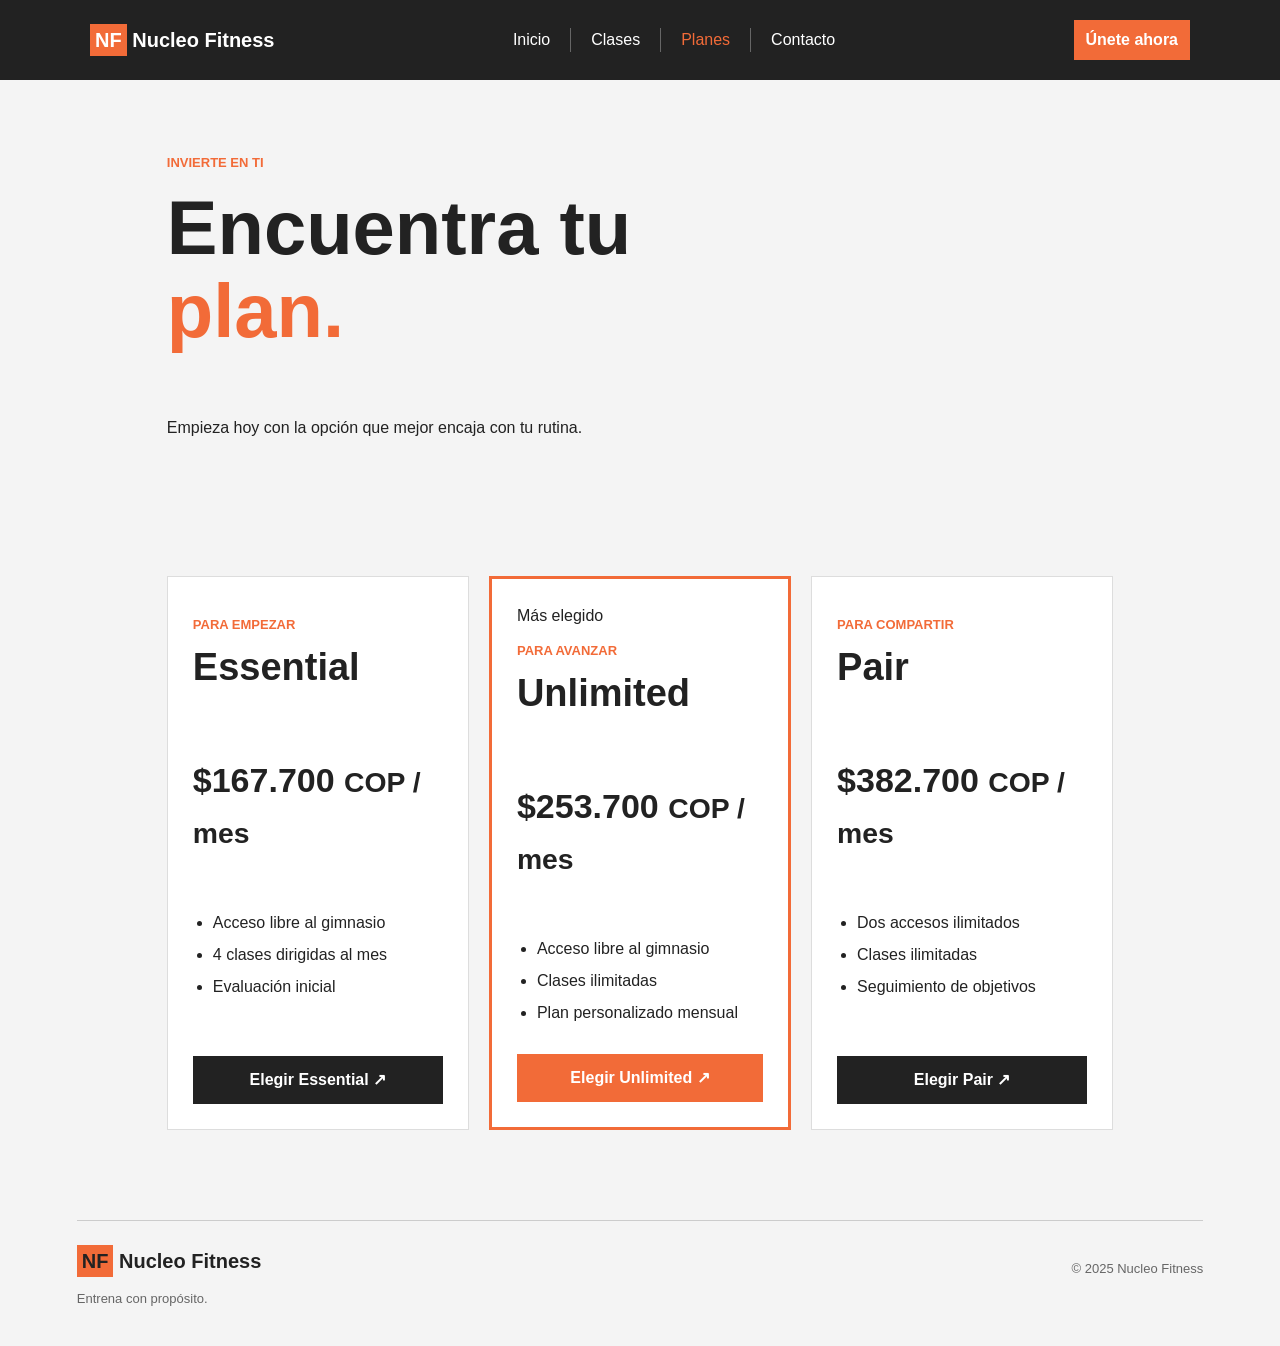
<file: html/planes.html>
<!DOCTYPE html>
<html lang="es">
  <head>
    <meta charset="UTF-8" />
    <meta name="viewport" content="width=device-width, initial-scale=1.0" />
    <meta
      name="description"
      content="Elige tu plan de entrenamiento en Nucleo Fitness."
    />
    <title>Planes | Nucleo Fitness</title>
    <link rel="stylesheet" href="../css/home.css" />
  </head>
  <body>
    <header class="site-header">
      <nav class="nav-wrap" aria-label="Navegación principal">
        <a class="brand" href="index.html"><span>NF</span> Nucleo Fitness</a>
        <ul class="nav-links">
          <li><a href="index.html">Inicio</a></li>
          <li><a href="clases.html">Clases</a></li>
          <li><a class="active" href="planes.html">Planes</a></li>
          <li><a href="contacto.html">Contacto</a></li>
        </ul>
        <a class="button button-small" href="planes.html">Únete ahora</a>
      </nav>
    </header>
    <main>
      <section class="page-heading">
        <p class="eyebrow">Invierte en ti</p>
        <h1>Encuentra tu<br /><em>plan.</em></h1>
        <p>Empieza hoy con la opción que mejor encaja con tu rutina.</p>
      </section>
      <section class="plans-grid section" aria-label="Planes de membresía">
        <article class="plan-card">
          <p class="eyebrow">Para empezar</p>
          <h2>Essential</h2>
          <p class="price">$167.700 <small>COP / mes</small></p>
          <ul>
            <li>Acceso libre al gimnasio</li>
            <li>4 clases dirigidas al mes</li>
            <li>Evaluación inicial</li>
          </ul>
          <a class="button button-dark" href="contacto.html"
            >Elegir Essential <span aria-hidden="true">↗</span></a
          >
        </article>
        <article class="plan-card plan-featured">
          <span class="tag">Más elegido</span>
          <p class="eyebrow">Para avanzar</p>
          <h2>Unlimited</h2>
          <p class="price">$253.700 <small>COP / mes</small></p>
          <ul>
            <li>Acceso libre al gimnasio</li>
            <li>Clases ilimitadas</li>
            <li>Plan personalizado mensual</li>
          </ul>
          <a class="button" href="contacto.html"
            >Elegir Unlimited <span aria-hidden="true">↗</span></a
          >
        </article>
        <article class="plan-card">
          <p class="eyebrow">Para compartir</p>
          <h2>Pair</h2>
          <p class="price">$382.700 <small>COP / mes</small></p>
          <ul>
            <li>Dos accesos ilimitados</li>
            <li>Clases ilimitadas</li>
            <li>Seguimiento de objetivos</li>
          </ul>
          <a class="button button-dark" href="contacto.html"
            >Elegir Pair <span aria-hidden="true">↗</span></a
          >
        </article>
      </section>
    </main>
    <footer class="site-footer">
      <div>
        <a class="brand" href="home.html"><span>NF</span> Nucleo Fitness</a>
        <p>Entrena con propósito.</p>
      </div>
      <p>© 2025 Nucleo Fitness</p>
    </footer>
  </body>
</html>
</file>
<file: css/home.css>
* {
  box-sizing: border-box;
}
body {
  background: #f4f4f4;
  color: #222;
  font-family: Arial, sans-serif;
  line-height: 1.5;
  margin: 0;
}
a {
  color: inherit;
  text-decoration: none;
}
.site-header {
  background: #222;
  color: #fff;
  padding: 20px 6%;
}
.nav-wrap {
  align-items: center;
  display: flex;
  justify-content: space-between;
  margin: auto;
  max-width: 1100px;
}
.brand {
  font-size: 20px;
  font-weight: bold;
}
.brand span {
  background: #f26b38;
  padding: 5px;
}
.nav-links {
  display: flex;
  gap: 20px;
  list-style: none;
  margin: 0;
  padding: 0;
}
.nav-links a:hover,
.nav-links .active {
  color: #f26b38;
}
.button {
  background: #f26b38;
  border: 0;
  color: #fff;
  display: inline-block;
  font-weight: bold;
  padding: 12px 18px;
  transition: background-color 0.3s ease;
}
.button:hover {
  background: #222;
}
.button-small {
  padding: 8px 12px;
}
.button-dark {
  background: #222;
}
.eyebrow {
  color: #f26b38;
  font-size: 13px;
  font-weight: bold;
  text-transform: uppercase;
}
h1,
h2 {
  line-height: 1.1;
  margin-top: 0;
}
h1 {
  font-size: clamp(42px, 7vw, 76px);
}
h2 {
  font-size: 38px;
}
em {
  color: #f26b38;
  font-style: normal;
}
.hero {
  align-items: center;
  background: #d9ef75;
  display: flex;
  justify-content: space-between;
  margin: 25px auto;
  max-width: 1200px;
  min-height: 430px;
  padding: 8%;
}
.hero-copy {
  animation: aparecer 0.8s ease;
  max-width: 650px;
}
.hero-text {
  font-size: 18px;
  max-width: 450px;
}
.hero-actions {
  align-items: center;
  display: flex;
  gap: 20px;
}
.text-link {
  border-bottom: 1px solid #222;
  font-weight: bold;
}
.hero-note {
  background: #fff;
  padding: 15px;
}
.stats {
  display: flex;
  justify-content: space-around;
  margin: 30px auto;
  max-width: 1000px;
  text-align: center;
}
.stats div {
  display: flex;
  flex-direction: column;
}
.stats strong {
  font-size: 30px;
}
.stats span {
  color: #666;
  font-size: 13px;
}
.section,
.page-heading {
  margin: auto;
  max-width: 1100px;
  padding: 60px 6%;
}
.intro-grid,
.feature-grid,
.contact-grid {
  display: grid;
  gap: 40px;
  grid-template-columns: 1fr 1fr;
}
.intro-content {
  align-self: end;
}
.intro-content p,
.feature-copy p:not(.eyebrow) {
  color: #666;
}
.feature-image {
  background: #666;
  color: #fff;
  min-height: 300px;
  padding: 20px;
}
.feature-image span {
  float: right;
}
.feature-copy,
.contact-form {
  background: #fff;
  padding: 35px;
}
.site-footer {
  border-top: 1px solid #ccc;
  display: flex;
  justify-content: space-between;
  margin: 30px 6% 0;
  padding: 25px 0;
}
.site-footer p {
  color: #666;
  font-size: 13px;
}
.class-grid,
.plans-grid {
  display: grid;
  gap: 20px;
  grid-template-columns: repeat(4, 1fr);
}
.class-card,
.plan-card {
  background: #fff;
  border: 1px solid #ddd;
  display: flex;
  flex-direction: column;
  min-height: 300px;
  padding: 25px;
}
.class-card > h2 {
  margin-top: auto;
}
.class-card footer {
  border-top: 1px solid #ccc;
  display: flex;
  font-size: 12px;
  justify-content: space-between;
  margin-top: 20px;
  padding-top: 10px;
}
.card-orange {
  background: #f26b38;
  color: #fff;
}
.card-dark {
  background: #222;
  color: #fff;
}
.card-sand {
  background: #eadfc9;
}
.card-outline {
  background: transparent;
  border: 2px solid #222;
}
.plans-grid {
  grid-template-columns: repeat(3, 1fr);
}
.plan-card .price {
  font-size: 34px;
  font-weight: bold;
}
.plan-card ul {
  line-height: 2;
  margin-bottom: 25px;
  padding-left: 20px;
}
.plan-card .button {
  margin-top: auto;
  text-align: center;
}
.plan-featured {
  border: 3px solid #f26b38;
}
.contact-info {
  display: flex;
  flex-direction: column;
  gap: 20px;
}
.contact-form {
  display: flex;
  flex-direction: column;
}
.contact-form label {
  margin-top: 15px;
}
.contact-form input,
.contact-form textarea {
  border: 1px solid #bbb;
  margin-top: 5px;
  padding: 10px;
}
.contact-form .button {
  align-self: start;
  margin-top: 20px;
}
.nav-wrap > .brand {
  flex-shrink: 0;
}
.nav-links li + li {
  border-left: 1px solid #666;
  padding-left: 20px;
}
.nav-links li ~ li a {
  font-weight: normal;
}
.nav-links * {
  box-sizing: border-box;
}
@keyframes aparecer {
  from {
    opacity: 0;
    transform: translateY(20px);
  }
  to {
    opacity: 1;
    transform: translateY(0);
  }
}
@media (max-width: 750px) {
  .nav-wrap,
  .site-footer,
  .hero,
  .stats {
    align-items: flex-start;
    flex-direction: column;
    gap: 20px;
  }
  .nav-links {
    flex-wrap: wrap;
  }
  .hero {
    padding: 12%;
  }
  .hero-note {
    display: none;
  }
  .intro-grid,
  .feature-grid,
  .contact-grid,
  .class-grid,
  .plans-grid {
    grid-template-columns: 1fr;
  }
  .stats div {
    text-align: left;
  }
}
</file>
